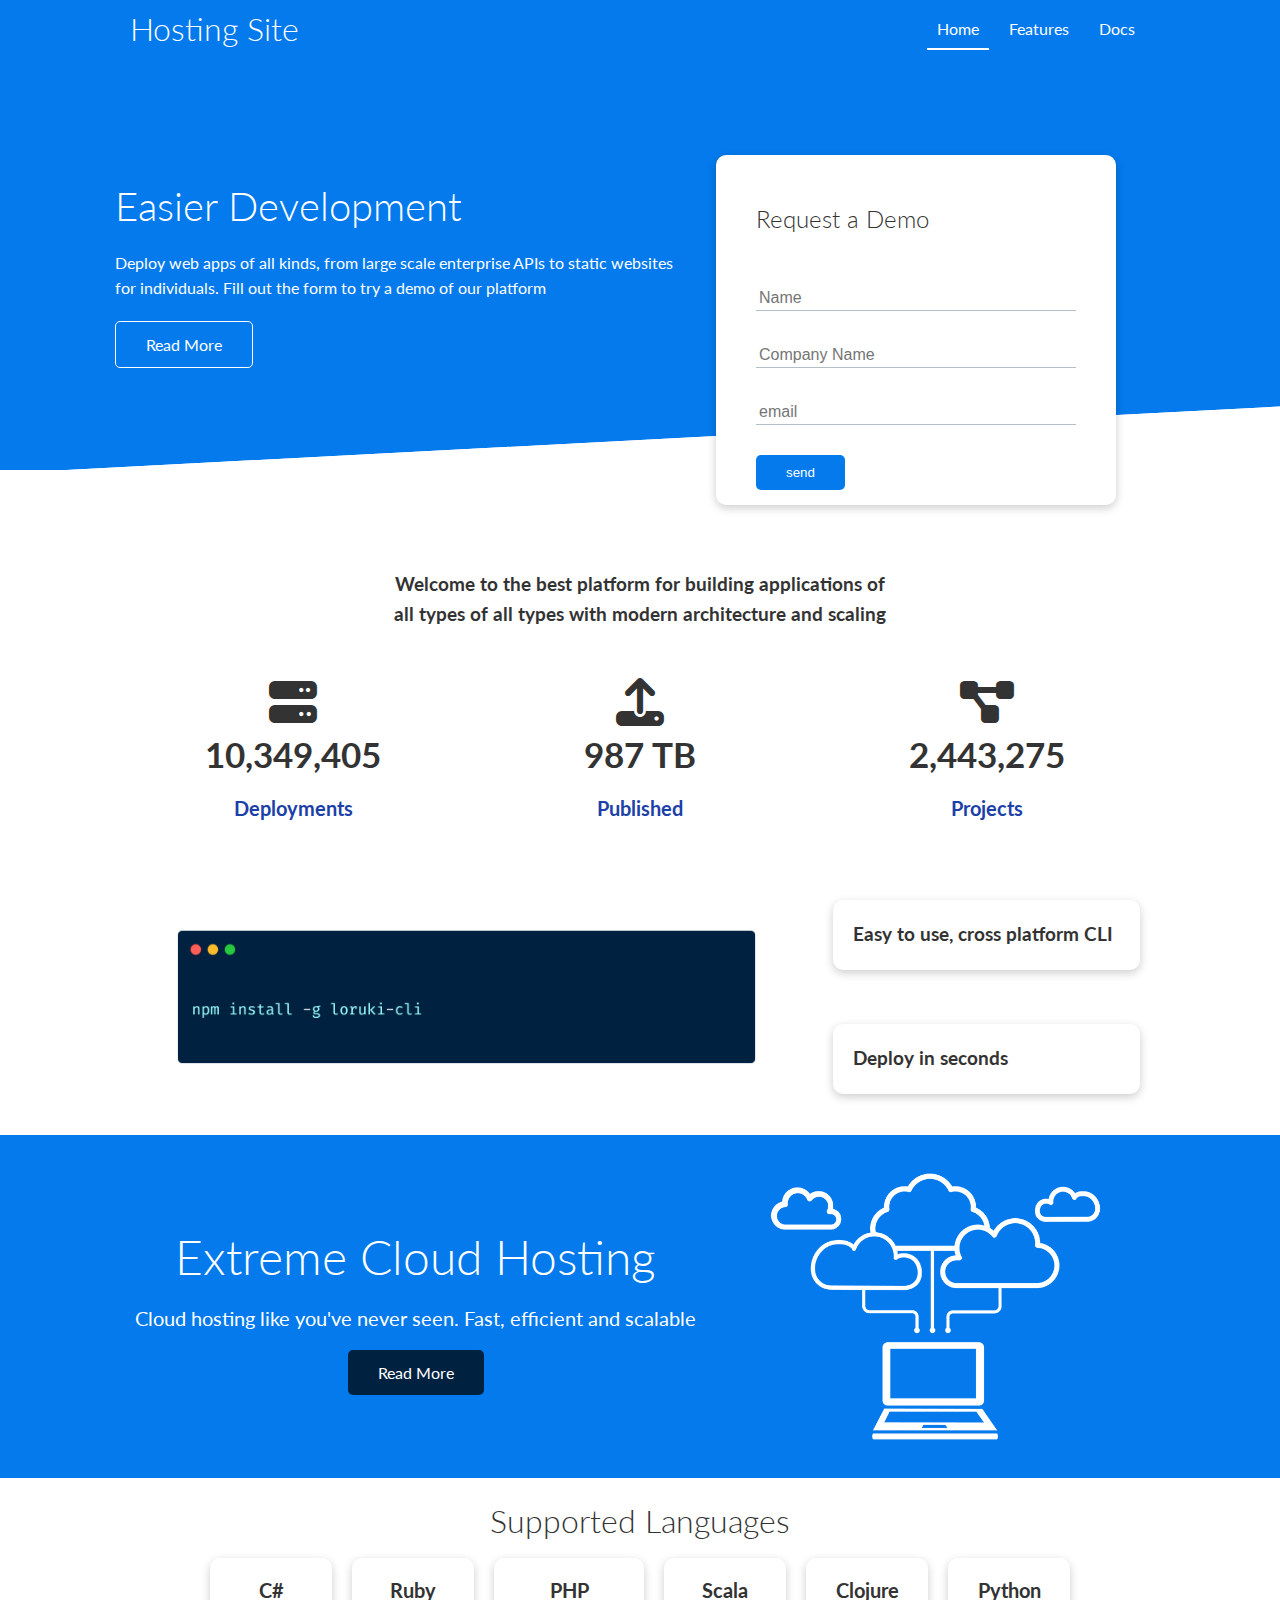
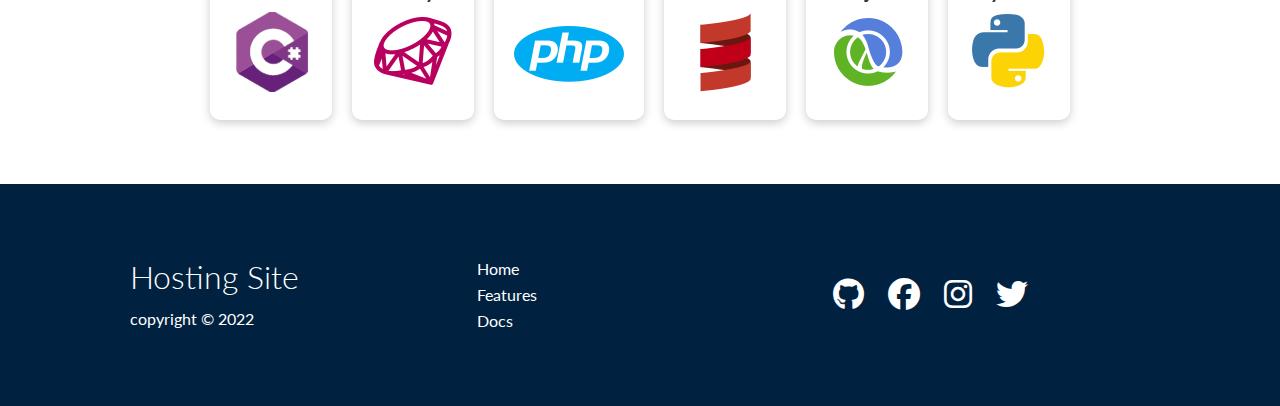
<file: index.html>
<!DOCTYPE html>
<html lang="en">
  <head>
    <meta charset="UTF-8" />
    <meta http-equiv="X-UA-Compatible" content="IE=edge" />
    <meta name="viewport" content="width=device-width, initial-scale=1.0" />
    <link
      rel="stylesheet"
      href="https://cdnjs.cloudflare.com/ajax/libs/font-awesome/6.1.1/css/all.min.css"
    />
    <link rel="stylesheet" href="./css/utilities.css" />
    <link rel="stylesheet" href="./css/style.css" />
    <title>Hosting Site</title>
  </head>
  <body>
    <!-- Navbar -->
    <div class="navbar">
      <div class="container flex">
        <h1 class="logo">Hosting Site</h1>
        <nav>
          <ul>
            <li class="active"><a href="index.html">Home</a></li>
            <li>
              <a href="features.html">Features </a>
            </li>
            <li><a href="docs.html">Docs</a></li>
          </ul>
        </nav>
      </div>
    </div>

    <!-- Showcase -->
    <section class="showcase">
      <div class="container grid">
        <div class="showcase-text">
          <h1>Easier Development</h1>
          <p>
            Deploy web apps of all kinds, from large scale enterprise APIs to
            static websites for individuals. Fill out the form to try a demo of
            our platform
          </p>
          <a href="features.html" class="btn btn-outline">Read More</a>
        </div>

        <div class="showcase-form card">
          <h2>Request a Demo</h2>
          <form
            name="contact"
            method="POST"
            netlify-honeypot="bot-field"
            data-netlify="true"
          >
            <input type="hidden" name="form-name" value="contact" />
            <p class="hidden">
              <label
                >Don't fill this out if you,re human: <input name="bot-field"
              /></label>
            </p>
            <div class="form-control">
              <input type="text" name="name" placeholder="Name" required />
            </div>
            <div class="form-control">
              <input
                type="text"
                name="company"
                placeholder="Company Name"
                required
              />
            </div>
            <div class="form-control">
              <input type="email" name="email" placeholder="email" required />
            </div>
            <input type="submit" value="send" class="btn btn-primary" />
          </form>
        </div>
      </div>
    </section>

    <!-- Stats -->
    <section class="stats">
      <div class="container">
        <h3 class="stats-heading text-center my-1">
          Welcome to the best platform for building applications of all types of
          all types with modern architecture and scaling
        </h3>

        <div class="grid grid-3 text-center my-4">
          <div>
            <i class="fas fa-server fa-3x"></i>
            <h3>10,349,405</h3>
            <p class="text-secondary">Deployments</p>
          </div>
          <div>
            <i class="fas fa-upload fa-3x"></i>
            <h3>987 TB</h3>
            <p class="text-secondary">Published</p>
          </div>
          <div>
            <i class="fas fa-project-diagram fa-3x"></i>
            <h3>2,443,275</h3>
            <p class="text-secondary">Projects</p>
          </div>
        </div>
      </div>
    </section>

    <!-- Cli -->
    <section class="cli">
      <div class="container grid">
        <img src="images/cli.png" alt="" />
        <div class="card">
          <h3>Easy to use, cross platform CLI</h3>
        </div>
        <div class="card">
          <h3>Deploy in seconds</h3>
        </div>
      </div>
    </section>

    <!-- Cloud -->
    <section class="cloud bg-primary my-2 py-2">
      <div class="container grid">
        <div class="text-center">
          <h2 class="lg">Extreme Cloud Hosting</h2>
          <p class="lead my-1">
            Cloud hosting like you've never seen. Fast, efficient and scalable
          </p>
          <a href="features.html" class="btn btn-dark">Read More</a>
        </div>
        <img src="images/cloud.png" alt="" />
      </div>
    </section>

    <!-- Languages -->
    <section class="languages">
      <h2 class="md text-center my-2">
        Supported Languages
        <div class="container flex">
          <div class="card">
            <h4>C#</h4>
            <img src="images/logos/csharp.png" alt="" />
          </div>
          <div class="card">
            <h4>Ruby</h4>
            <img src="images/logos/ruby.png" alt="" />
          </div>
          <div class="card">
            <h4>PHP</h4>
            <img src="images/logos/php.png" alt="" />
          </div>
          <div class="card">
            <h4>Scala</h4>
            <img src="images/logos/scala.png" alt="" />
          </div>
          <div class="card">
            <h4>Clojure</h4>
            <img src="images/logos/clojure.png" alt="" />
          </div>
          <div class="card">
            <h4>Python</h4>
            <img src="images/logos/python.png" alt="" />
          </div>
        </div>
      </h2>
    </section>

    <!-- Footer -->
    <footer class="footer bg-dark py-5">
      <div class="container grid grid-3">
        <div>
          <h1>Hosting Site</h1>
          <p>copyright &copy; 2022</p>
        </div>
        <nav>
          <ul>
            <li><a href="index.html">Home</a></li>
            <li><a href="features.html">Features</a></li>
            <li><a href="docs.html">Docs</a></li>
          </ul>
        </nav>
        <div class="social">
          <a href="#"><i class="fab fa-github fa-2x"></i></a>
          <a href="#"><i class="fab fa-facebook fa-2x"></i></a>
          <a href="#"><i class="fab fa-instagram fa-2x"></i></a>
          <a href="#"><i class="fab fa-twitter fa-2x"></i></a>
        </div>
      </div>
    </footer>
  </body>
</html>
</file>
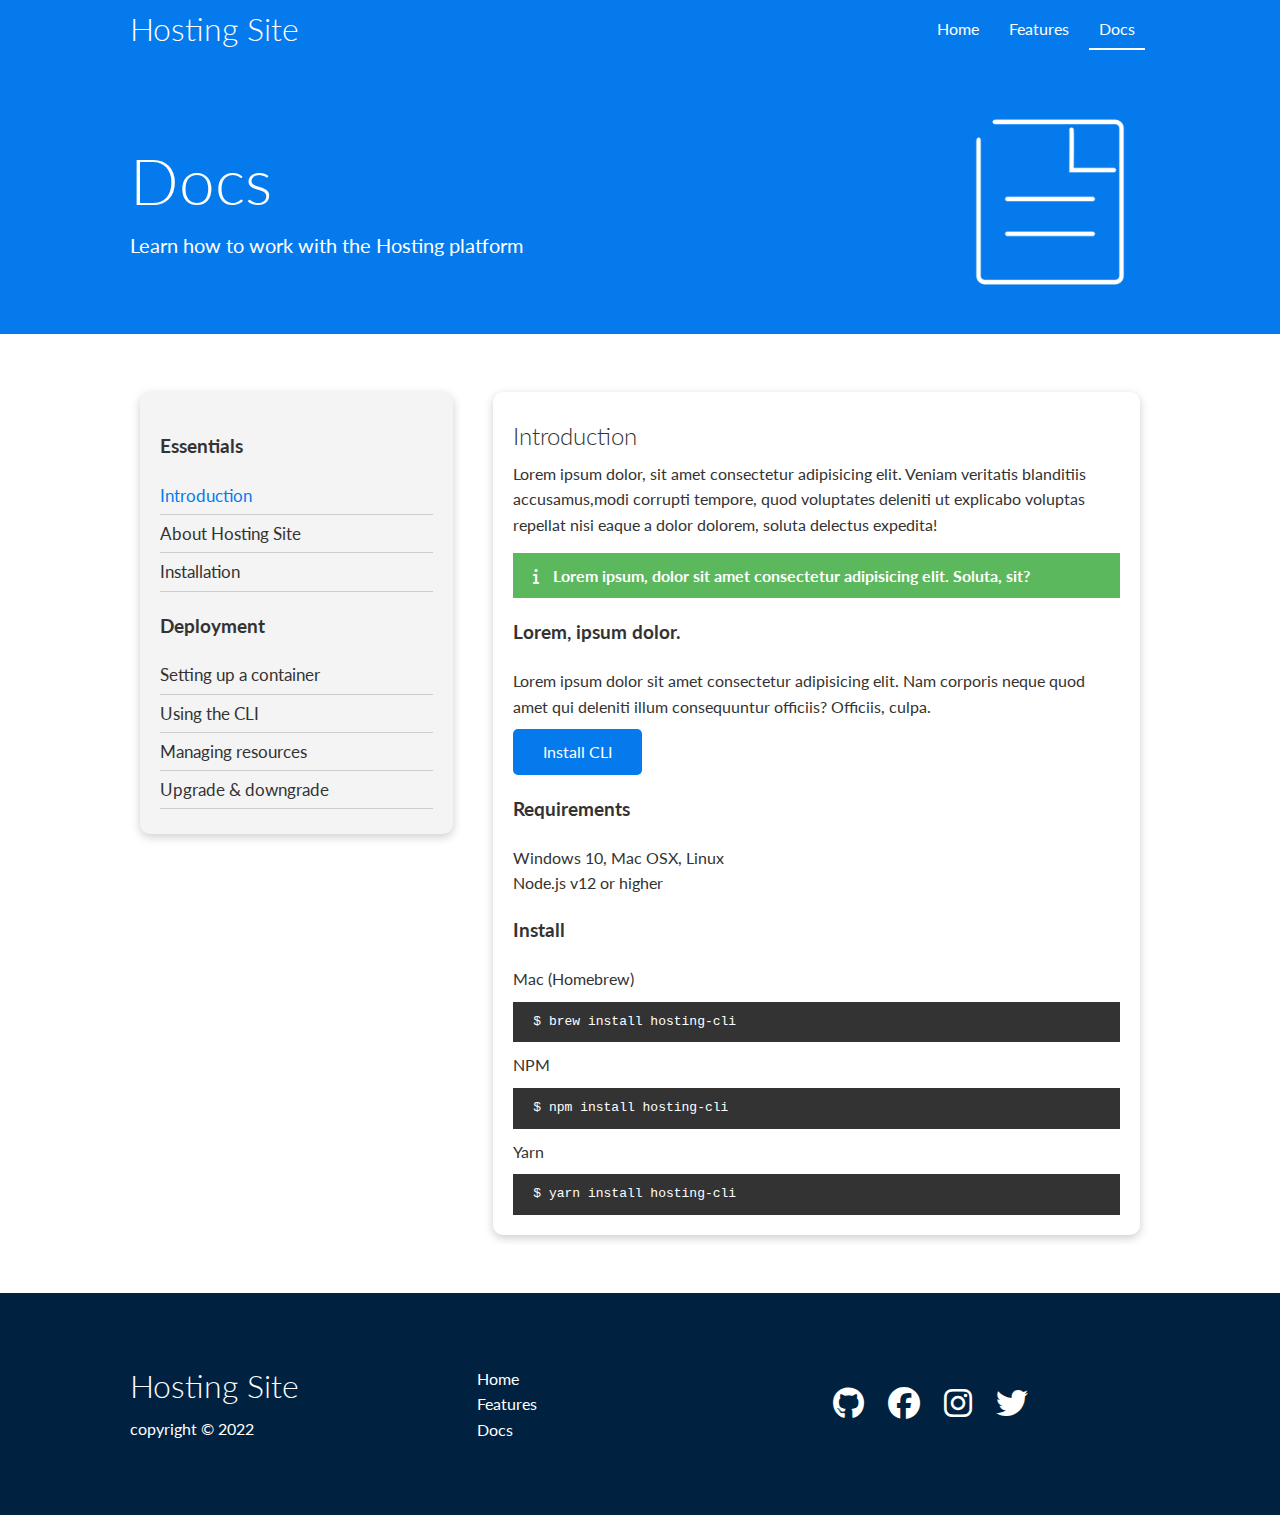
<file: docs.html>
<!DOCTYPE html>
<html lang="en">
  <head>
    <meta charset="UTF-8" />
    <meta http-equiv="X-UA-Compatible" content="IE=edge" />
    <meta name="viewport" content="width=device-width, initial-scale=1.0" />
    <link
      rel="stylesheet"
      href="https://cdnjs.cloudflare.com/ajax/libs/font-awesome/6.1.1/css/all.min.css"
    />
    <link rel="stylesheet" href="./css/utilities.css" />
    <link rel="stylesheet" href="./css/style.css" />
    <title>Hosting Site</title>
  </head>
  <body>
    <!-- Navbar -->
    <div class="navbar">
      <div class="container flex">
        <h1 class="logo">Hosting Site</h1>
        <nav>
          <ul>
            <li><a href="index.html">Home</a></li>
            <li>
              <a href="features.html">Features </a>
            </li>
            <li class="active"><a href="docs.html">Docs</a></li>
          </ul>
        </nav>
      </div>
    </div>

    <!-- Head -->
    <section class="docs-head bg-primary py-3">
      <div class="container grid">
        <div>
          <h1 class="xl">Docs</h1>
          <p class="lead">Learn how to work with the Hosting platform</p>
        </div>
        <img src="images/docs.png" alt="" />
      </div>
    </section>

    <!-- Docs main -->
    <section class="docs-main my-4">
      <div class="container grid">
        <div class="card bg-light">
          <h3 class="my-2">Essentials</h3>
          <nav>
            <ul>
              <li><a class="text-primary" href="#">Introduction</a></li>
              <li><a href="#">About Hosting Site</a></li>
              <li><a href="#">Installation</a></li>
            </ul>
          </nav>

          <h3 class="my-2">Deployment</h3>
          <nav>
            <ul>
              <li><a href="#">Setting up a container</a></li>
              <li><a href="#">Using the CLI</a></li>
              <li><a href="#">Managing resources</a></li>
              <li><a href="#">Upgrade & downgrade</a></li>
            </ul>
          </nav>
        </div>
        <div class="card">
          <h2>Introduction</h2>
          <p>
            Lorem ipsum dolor, sit amet consectetur adipisicing elit. Veniam
            veritatis blanditiis accusamus,modi corrupti tempore, quod
            voluptates deleniti ut explicabo voluptas repellat nisi eaque a
            dolor dolorem, soluta delectus expedita!
          </p>

          <div class="alert alert-success">
            <i class="fas fa-info"></i> Lorem ipsum, dolor sit amet consectetur
            adipisicing elit. Soluta, sit?
          </div>

          <h3>Lorem, ipsum dolor.</h3>
          <p>
            Lorem ipsum dolor sit amet consectetur adipisicing elit. Nam
            corporis neque quod amet qui deleniti illum consequuntur officiis?
            Officiis, culpa.
          </p>
          <a href="#" class="btn btn-primary">Install CLI</a>

          <h3>Requirements</h3>
          <ul>
            <li>Windows 10, Mac OSX, Linux</li>
            <li>Node.js v12 or higher</li>
          </ul>

          <h3>Install</h3>
          <p>Mac (Homebrew)</p>
          <pre><code>$ brew install hosting-cli</code></pre>
          <p>NPM</p>
          <pre><code>$ npm install hosting-cli</code></pre>
          <p>Yarn</p>
          <pre><code>$ yarn install hosting-cli</code></pre>
        </div>
      </div>
    </section>
    <!-- Footer -->
    <footer class="footer bg-dark py-5">
      <div class="container grid grid-3">
        <div>
          <h1>Hosting Site</h1>
          <p>copyright &copy; 2022</p>
        </div>
        <nav>
          <ul>
            <li><a href="index.html">Home</a></li>
            <li><a href="features.html">Features</a></li>
            <li><a href="docs.html">Docs</a></li>
          </ul>
        </nav>
        <div class="social">
          <a href="#"><i class="fab fa-github fa-2x"></i></a>
          <a href="#"><i class="fab fa-facebook fa-2x"></i></a>
          <a href="#"><i class="fab fa-instagram fa-2x"></i></a>
          <a href="#"><i class="fab fa-twitter fa-2x"></i></a>
        </div>
      </div>
    </footer>
  </body>
</html>
</file>
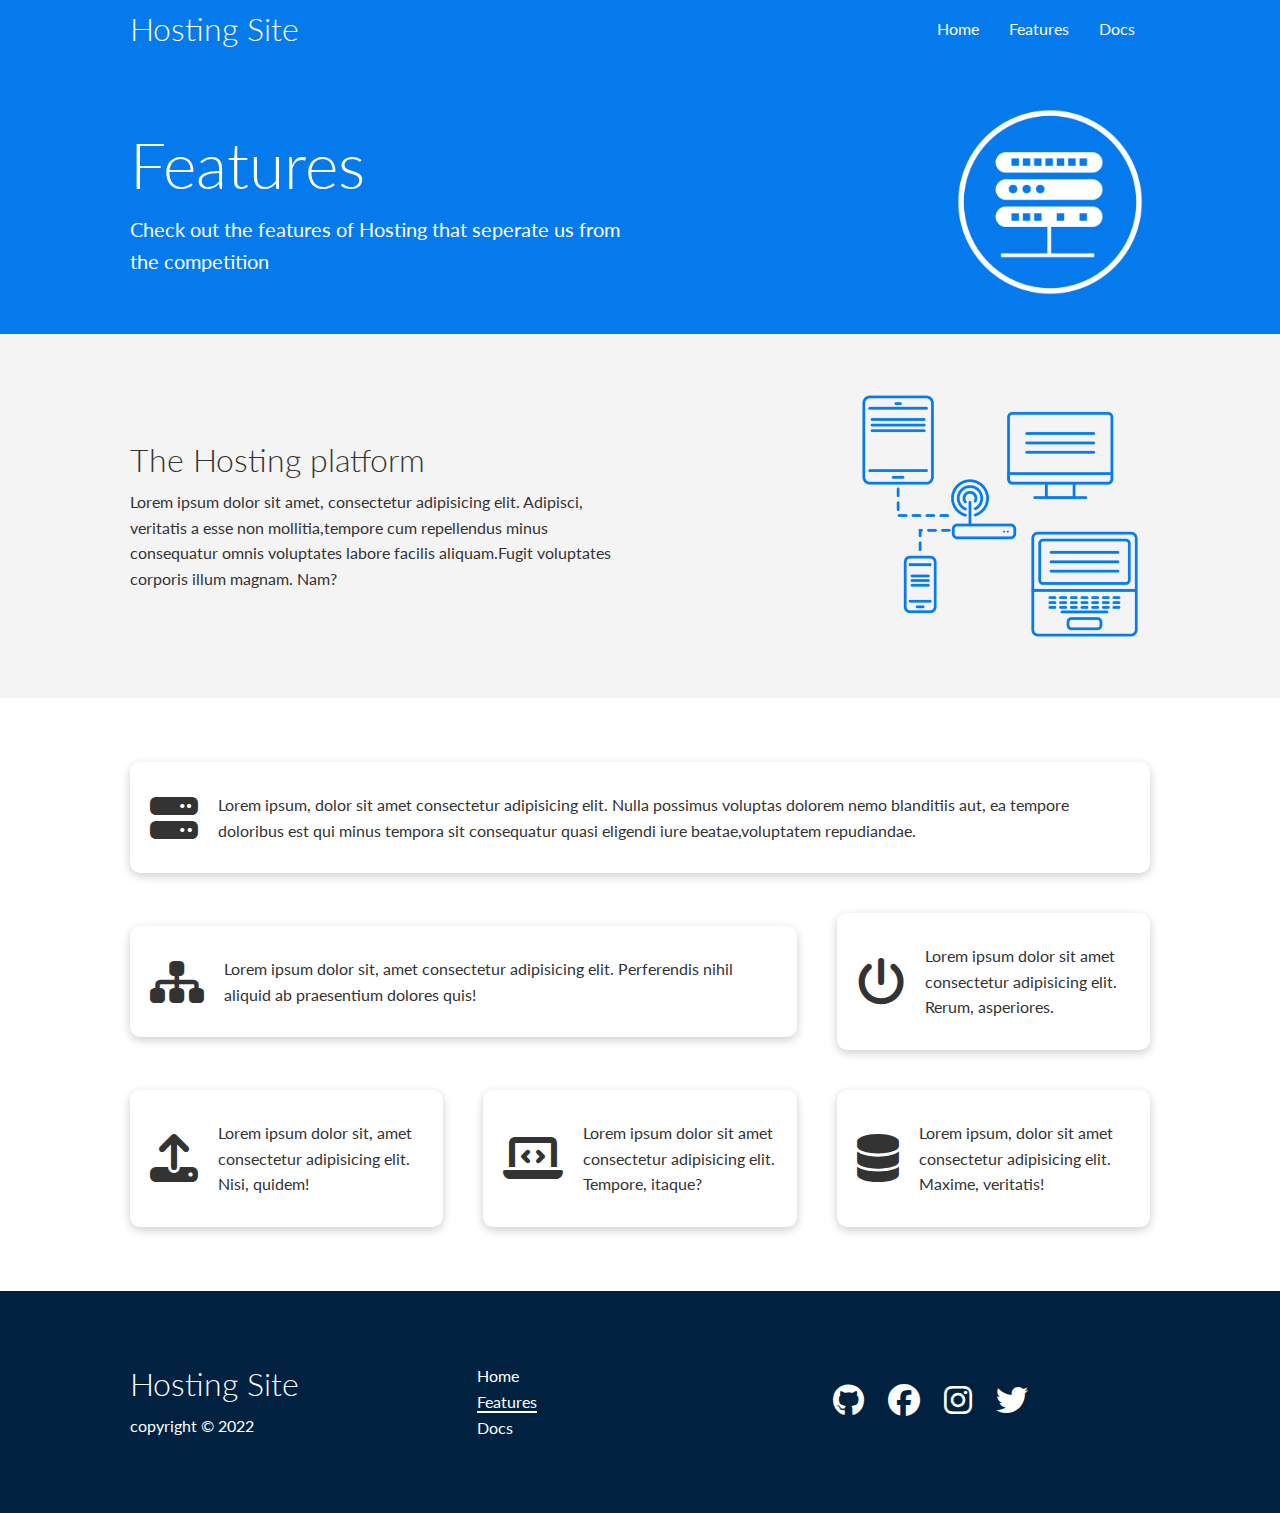
<file: features.html>
<!DOCTYPE html>
<html lang="en">
  <head>
    <meta charset="UTF-8" />
    <meta http-equiv="X-UA-Compatible" content="IE=edge" />
    <meta name="viewport" content="width=device-width, initial-scale=1.0" />
    <link
      rel="stylesheet"
      href="https://cdnjs.cloudflare.com/ajax/libs/font-awesome/6.1.1/css/all.min.css"
    />
    <link rel="stylesheet" href="./css/utilities.css" />
    <link rel="stylesheet" href="./css/style.css" />
    <title>Hosting Site</title>
  </head>
  <body>
    <!-- Navbar -->
    <div class="navbar">
      <div class="container flex">
        <h1 class="logo">Hosting Site</h1>
        <nav>
          <ul>
            <li><a href="index.html">Home</a></li>
            <li>
              <a href="features.html">Features </a>
            </li>
            <li><a href="docs.html">Docs</a></li>
          </ul>
        </nav>
      </div>
    </div>

    <!-- Head -->
    <section class="features-head bg-primary py-3">
      <div class="container grid">
        <div>
          <h1 class="xl">Features</h1>
          <p class="lead">
            Check out the features of Hosting that seperate us from the
            competition
          </p>
        </div>
        <img src="images/server.png" alt="" />
      </div>
    </section>

    <!-- Sub head -->
    <section class="features-sub-head bg-light py-3">
      <div class="container grid">
        <div>
          <h1 class="md">The Hosting platform</h1>
          <p>
            Lorem ipsum dolor sit amet, consectetur adipisicing elit. Adipisci,
            veritatis a esse non mollitia,tempore cum repellendus minus
            consequatur omnis voluptates labore facilis aliquam.Fugit voluptates
            corporis illum magnam. Nam?
          </p>
        </div>
        <img src="images/server2.png" alt="" />
      </div>
    </section>

    <section class="features-main my-2">
      <div class="container grid grid-3">
        <div class="card flex">
          <i class="fas fa-server fa-3x"></i>
          <p>
            Lorem ipsum, dolor sit amet consectetur adipisicing elit. Nulla
            possimus voluptas dolorem nemo blanditiis aut, ea tempore doloribus
            est qui minus tempora sit consequatur quasi eligendi iure
            beatae,voluptatem repudiandae.
          </p>
        </div>

        <div class="card flex">
          <i class="fas fa-sitemap fa-3x"></i>
          <p>
            Lorem ipsum dolor sit, amet consectetur adipisicing elit.
            Perferendis nihil aliquid ab praesentium dolores quis!
          </p>
        </div>
        <div class="card flex">
          <i class="fas fa-power-off fa-3x"></i>
          <p>
            Lorem ipsum dolor sit amet consectetur adipisicing elit. Rerum,
            asperiores.
          </p>
        </div>
        <div class="card flex">
          <i class="fas fa-upload fa-3x"></i>
          <p>
            Lorem ipsum dolor sit, amet consectetur adipisicing elit. Nisi,
            quidem!
          </p>
        </div>
        <div class="card flex">
          <i class="fas fa-laptop-code fa-3x"></i>
          <p>
            Lorem ipsum dolor sit amet consectetur adipisicing elit. Tempore,
            itaque?
          </p>
        </div>
        <div class="card flex">
          <i class="fas fa-database fa-3x"></i>
          <p>
            Lorem ipsum, dolor sit amet consectetur adipisicing elit. Maxime,
            veritatis!
          </p>
        </div>
      </div>
    </section>
    <!-- Footer -->
    <footer class="footer bg-dark py-5">
      <div class="container grid grid-3">
        <div>
          <h1>Hosting Site</h1>
          <p>copyright &copy; 2022</p>
        </div>
        <nav>
          <ul>
            <li><a href="index.html">Home</a></li>
            <li class="active"><a href="features.html">Features</a></li>
            <li><a href="docs.html">Docs</a></li>
          </ul>
        </nav>
        <div class="social">
          <a href="#"><i class="fab fa-github fa-2x"></i></a>
          <a href="#"><i class="fab fa-facebook fa-2x"></i></a>
          <a href="#"><i class="fab fa-instagram fa-2x"></i></a>
          <a href="#"><i class="fab fa-twitter fa-2x"></i></a>
        </div>
      </div>
    </footer>
  </body>
</html>
</file>
<file: css/utilities.css>
.container {
  max-width: 1100px;
  margin: 0 auto;
  overflow: auto;
  padding: 0 40px;
}

.card {
  background-color: #fff;
  color: #333;
  border-radius: 10px;
  box-shadow: 0 3px 10px rgba(0, 0, 0, 0.2);
  padding: 20px;
  margin: 10px;
}

.btn {
  display: inline-block;
  padding: 10px 30px;
  cursor: pointer;
  background: var(--primary-color);
  color: #fff;
  border: none;
  border-radius: 5px;
}

.btn-outline {
  background-color: transparent;
  border: 1px #fff solid;
}

.btn:hover {
  transform: scale(0.98);
}

/* Backgrounds & colored buttons */
.bg-primary,
.btn-primary {
  background-color: var(--primary-color);
  color: #fff;
}
.bg-secondary,
.btn-secondary {
  background-color: var(--secondary-color);
  color: #fff;
}
.bg-dark,
.btn-dark {
  background-color: var(--dark-color);
  color: #fff;
}
.bg-light,
.btn-light {
  background-color: var(--light-color);
  color: #333;
}

.bg-primary a,
.btn-primary a,
.bg-secondary a,
.btn-secondary a,
.bg-dark a,
.btn-dark a {
  color: #fff;
}

/* Text colors */
.text-primary {
  color: var(--primary-color);
}

.text-secondary {
  color: var(--secondary-color);
}

.text-dark {
  color: var(--dark-color);
}

.text-light {
  color: var(--light-color);
}

/* Text Sizes */
.lead {
  font-size: 20px;
}

.sm {
  font-size: 1rem;
}

.md {
  font-size: 2rem;
}

.lg {
  font-size: 3rem;
}

.xl {
  font-size: 4rem;
}

.text-center {
  text-align: center;
}

/* Alert */
.alert {
  background-color: var(--light-color);
  padding: 10px 20px;
  font-weight: bold;
  margin: 15px 0;
}

.alert i {
  margin-right: 10px;
}

.alert-success {
  background-color: var(--success-color);
  color: #fff;
}

.alert-error {
  background-color: var(--error-color);
  color: #fff;
}

.flex {
  display: flex;
  justify-content: center;
  align-items: center;
}

.grid {
  display: grid;
  grid-template-columns: repeat(2, 1fr);
  gap: 20px;
  justify-content: center;
  align-items: center;
  height: 100%;
}

.grid-3 {
  grid-template-columns: repeat(3, 1fr);
}

/* Margin */
.my-1 {
  margin: 1rem 0;
}
.my-2 {
  margin: 1.5rem 0;
}
.my-3 {
  margin: 2rem 0;
}
.my-4 {
  margin: 3rem 0;
}
.my-5 {
  margin: 4rem 0;
}

.m-1 {
  margin: 1rem;
}
.m-2 {
  margin: 1.5rem;
}
.m-3 {
  margin: 2rem;
}
.m-4 {
  margin: 3rem;
}
.m-5 {
  margin: 4rem;
}

/* Padding */
.py-1 {
  padding: 1rem 0;
}
.py-2 {
  padding: 1.5rem 0;
}
.py-3 {
  padding: 2rem 0;
}
.py-4 {
  padding: 3rem 0;
}
.py-5 {
  padding: 4rem 0;
}

.p-1 {
  padding: 1rem 0;
}
.p-2 {
  padding: 1.5rem 0;
}
.p-3 {
  padding: 2rem 0;
}
.p-4 {
  padding: 3rem 0;
}
.p-5 {
  padding: 4rem 0;
}
</file>
<file: css/style.css>
@import url('https://fonts.googleapis.com/css2?family=Lato:wght@300&display=swap');

:root {
  --primary-color: #047aed;
  --secondary-color: #1c3fa8;
  --dark-color: #002240;
  --light-color: #f4f4f4;
  --success-color: #5cb85c;
  --error-color: #d9534f;
}

* {
  box-sizing: border-box;
  padding: 0;
  margin: 0;
}

body {
  font-family: 'Lato', sans-serif;
  color: #333;
  line-height: 1.6;
}

ul {
  list-style-type: none;
}

a {
  text-decoration: none;
  color: #333;
}

h1,
h2 {
  font-weight: 300;
  line-height: 1.2;
  margin: 10px 0;
}

p {
  margin: 10px 0;
}

img {
  width: 100%;
}

code,
pre {
  background: #333;
  color: #fff;
  padding: 10px;
}

.hidden {
  visibility: hidden;
  height: 0;
}

/* Navbar styling */
.navbar {
  background-color: var(--primary-color);
  color: #fff;
  height: 70px;
}

.navbar ul {
  display: flex;
}

.navbar a {
  color: #fff;
  padding: 10px;
  margin: 0 5px;
}

.navbar a:hover {
  border-bottom: 2px #fff solid;
}
.navbar .flex {
  justify-content: space-between;
}

.active a {
  border-bottom: 2px #fff solid;
}

/* Showcase */
.showcase {
  height: 400px;
  color: #fff;
  background-color: var(--primary-color);
  position: relative;
}

.showcase h1 {
  font-size: 40px;
}

.showcase p {
  margin: 20px 0;
}

.showcase .grid {
  overflow: visible;
  grid-template-columns: 55% 45%;
  gap: 30px;
}

.showcase-text {
  animation: slideInFromLeft 1s ease-in;
}

.showcase-form {
  position: relative;
  top: 60px;
  height: 350px;
  width: 400px;
  padding: 40px;
  z-index: 100;
  animation: slideInFromRight 1s ease-in;
}

.showcase-form .form-control {
  margin: 30px 0;
}

.showcase-form input[type='text'],
.showcase-form input[type='email'] {
  border: 0;
  border-bottom: 1px solid #b4becb;
  width: 100%;
  padding: 3px;
  font-size: 16px;
}

.showcase-form input:focus {
  outline: none;
}

.showcase::before,
.showcase::after {
  content: '';
  position: absolute;
  height: 100px;
  bottom: -70px;
  right: 0;
  left: 0;
  background: #fff;
  transform: skewY(-3deg);
  -webkit-transform: skewY(-3deg);
  -moz-transform: skewY(-3deg);
  -ms-transform: skewY(-3deg);
}

/* Stats */
.stats {
  padding-top: 100px;
  animation: slideInFromBottom 1s ease-in;
}

.stats-heading {
  max-width: 500px;
  margin: auto;
}

.stats .grid h3 {
  font-size: 35px;
}

.stats .grid p {
  font-size: 20px;
  font-weight: bold;
}

/* Cli */
.cli .grid {
  grid-template-columns: repeat(3, 1fr);
  grid-template-rows: repeat(2, 1fr);
}

.cli .grid > *:first-child {
  grid-column: 1 / span 2;
  grid-row: 1 / span 2;
}

/* Cloud */
.cloud .grid {
  grid-template-columns: 4fr 3fr;
}

/* Languages */
.languages .flex {
  flex-wrap: wrap;
}

.languages .card {
  text-align: center;
  margin: 18px 10px 40px;
  transition: transform 0.2s ease-in;
}

.languages .card h4 {
  font-size: 20px;
  margin-bottom: 10px;
}

.languages .card:hover {
  transform: translateY(-15px);
}

/* Features */
.features-head img,
.docs-head img {
  width: 200px;
  justify-self: flex-end;
}

.features-sub-head img {
  width: 300px;
  justify-self: flex-end;
}

.features-main .card > i {
  margin-right: 20px;
}

.features-main .grid {
  padding: 30px;
}

.features-main .grid > *:first-child {
  grid-column: 1 / span 3;
}

.features-main .grid > *:nth-child(2) {
  grid-column: 1 / span 2;
}

/* Docs */
.docs-main h3 {
  margin: 20px 0;
}

.docs-main .grid {
  grid-template-columns: 1fr 2fr;
  align-items: flex-start;
}

.docs-main nav li {
  font-size: 17px;
  padding-bottom: 5px;
  margin-bottom: 5px;
  border-bottom: 1px #ccc solid;
}

.docs-main a:hover {
  font-weight: bold;
}

/* Footer */
.footer .social a {
  margin: 0 10px;
}

/* Animations */
@keyframes slideInFromLeft {
  0% {
    transform: translateX(-100%);
  }

  100% {
    transform: translateX(0);
  }
}

@keyframes slideInFromRight {
  0% {
    transform: translateX(100%);
  }

  100% {
    transform: translateX(0);
  }
}

@keyframes slideInFromTop {
  0% {
    transform: translateY(-100%);
  }

  100% {
    transform: translateX(0);
  }
}

@keyframes slideInFromBottom {
  0% {
    transform: translateX(100%);
  }

  100% {
    transform: translateX(0);
  }
}

/* Tablets and under */
@media (max-width: 768px) {
  .grid,
  .showcase .grid,
  .stats .grid,
  .cli .grid,
  .cloud .grid,
  .features-main .grid,
  .docs-main .grid {
    grid-template-columns: 1fr;
    grid-template-rows: 1fr;
  }

  .showcase {
    height: auto;
  }

  .showcase-text {
    text-align: center;
    margin-top: 40px;
    animation: slideInFromTop 1s ease-in;
  }

  .showcase-form {
    justify-self: center;
    margin: auto;
    animation: slideInFromBottom 1s ease-in;
  }

  .features-head,
  .features-sub-head,
  .docs-head {
    text-align: center;
  }

  .features-head img,
  .features-sub-head img,
  .docs-head img {
    justify-self: center;
  }

  .features-main .grid > *:first-child,
  .features-main .grid > *:nth-child(2) {
    grid-column: 1;
  }

  .cli .grid > *:first-child {
    grid-column: 1;
    grid-row: 1;
  }
}

/* Mobile */
@media (max-width: 500px) {
  .navbar {
    height: 110px;
  }

  .navbar .flex {
    flex-direction: column;
  }
  .navbar ul {
    padding: 10px;
    background-color: rgba(0, 0, 0, 0.1);
  }
}
</file>
